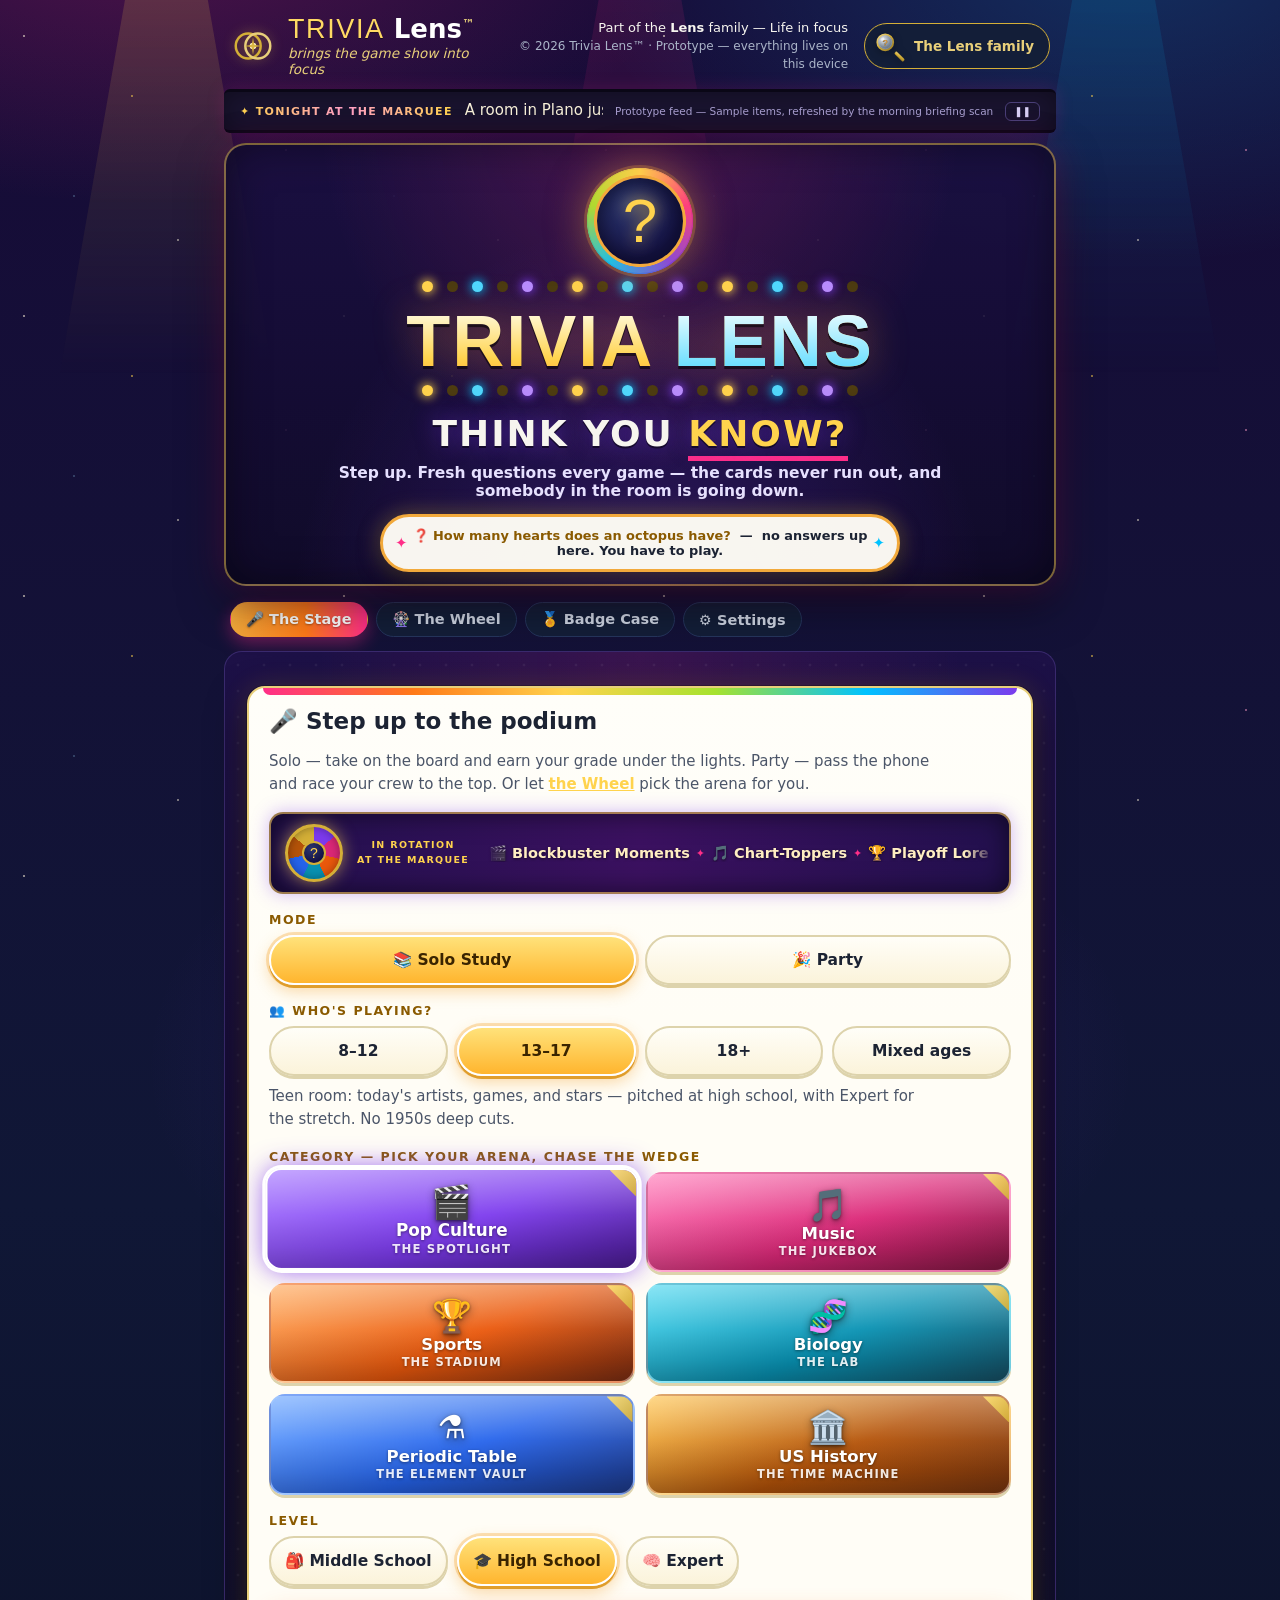
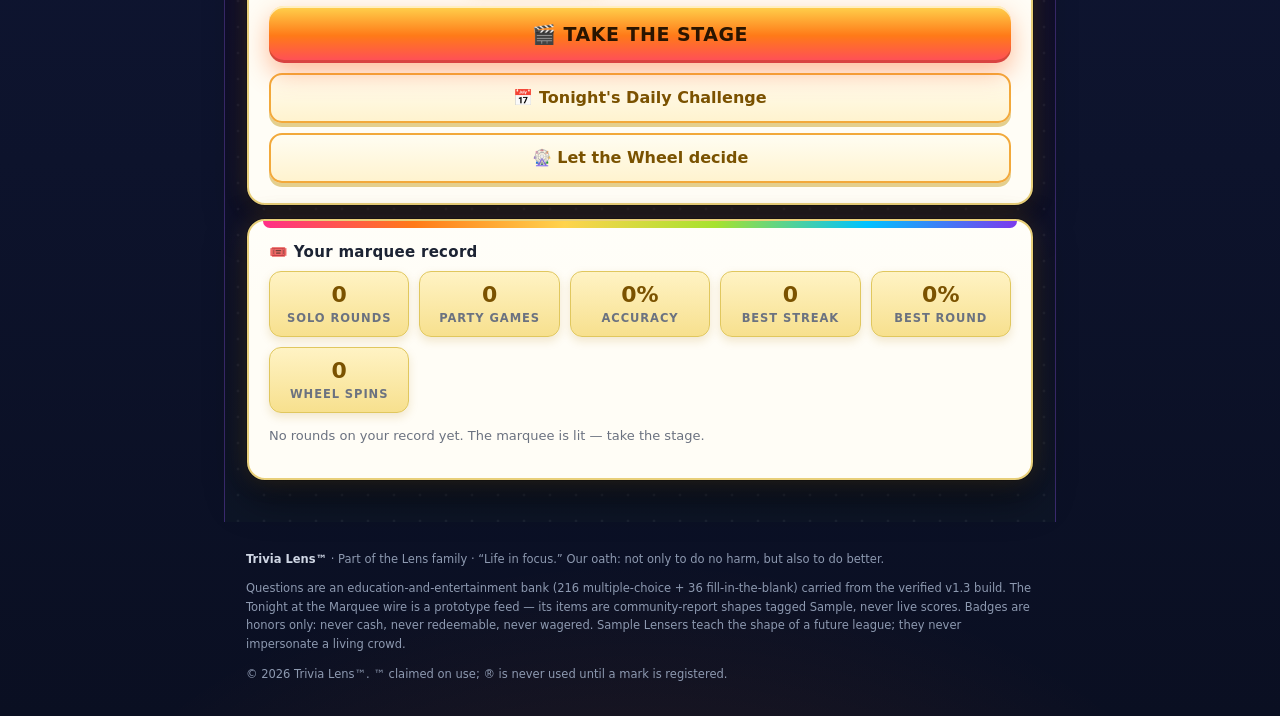
<file: index.html>
<!DOCTYPE html>
<html lang="en">
<head>
<meta charset="UTF-8">
<meta name="viewport" content="width=device-width, initial-scale=1.0">
<title>Trivia Lens™ — brings the game show into focus</title>
<link rel="stylesheet" href="styles.css">
<link rel="manifest" href="/manifest.json">
</head>
<body>
<!-- THE FAMILY GLASS, TRIVIA'S WAY: the brass magnifying glass with a question mark
     glowing at its center — the lens that asks. One symbol everywhere the glass appears. -->
<svg width="0" height="0" style="position:absolute" aria-hidden="true">
  <defs>
    <radialGradient id="glassFill" cx="38%" cy="34%" r="80%">
      <stop offset="0%" stop-color="#ffffff" stop-opacity=".92"/>
      <stop offset="55%" stop-color="#dcebf5" stop-opacity=".55"/>
      <stop offset="100%" stop-color="#b9d2e4" stop-opacity=".35"/>
    </radialGradient>
    <linearGradient id="brassGrad" x1="0" y1="0" x2="1" y2="1">
      <stop offset="0%" stop-color="#f0d98c"/><stop offset="45%" stop-color="#d4af37"/><stop offset="100%" stop-color="#9a7b24"/>
    </linearGradient>
    <radialGradient id="wheelSheen" cx="35%" cy="28%" r="85%">
      <stop offset="0%" stop-color="#ffffff" stop-opacity=".30"/>
      <stop offset="45%" stop-color="#ffffff" stop-opacity=".05"/>
      <stop offset="72%" stop-color="#000000" stop-opacity="0"/>
      <stop offset="100%" stop-color="#000000" stop-opacity=".24"/>
    </radialGradient>
    <symbol id="glassQuiz" viewBox="0 0 120 120">
      <g transform="translate(86 86) rotate(45)"><rect x="-4" y="-6" width="46" height="12" rx="6" fill="url(#brassGrad)" stroke="#8a6d1c" stroke-width="1"/></g>
      <circle cx="46" cy="46" r="30" fill="url(#glassFill)"/>
      <circle cx="46" cy="46" r="30" fill="none" stroke="url(#brassGrad)" stroke-width="6.5"/>
      <circle cx="46" cy="46" r="24.5" fill="none" stroke="rgba(255,255,255,.5)" stroke-width="1.2"/>
      <text x="46" y="60" text-anchor="middle" font-family="Impact, 'Arial Black', sans-serif" font-size="34" fill="#f2a93b" stroke="#0d1526" stroke-width=".6">?</text>
      <ellipse cx="35" cy="34" rx="8" ry="5" fill="rgba(255,255,255,.55)" transform="rotate(-32 35 34)"/>
    </symbol>
  </defs>
</svg>
<canvas id="confetti" aria-hidden="true"></canvas>
<div class="stage-beams" aria-hidden="true"><i class="beam b1"></i><i class="beam b2"></i><i class="beam b3"></i></div>

<div class="app" id="appRoot">
  <header class="topbar">
    <div class="brand">
      <svg class="rings" width="46" height="46" viewBox="0 0 48 48" aria-hidden="true">
        <circle cx="19" cy="24" r="13" fill="none" stroke="#d4af37" stroke-width="2.6"/>
        <circle cx="29" cy="24" r="13" fill="none" stroke="#e8cf7a" stroke-width="2.6"/>
        <circle cx="24" cy="24" r="3.4" fill="#fff3c4"/>
        <path d="M24 15 L25.4 22.6 L33 24 L25.4 25.4 L24 33 L22.6 25.4 L15 24 L22.6 22.6 Z" fill="#d4af37" opacity="0.9"/>
      </svg>
      <div class="brandtext">
        <div class="wordmark marquee-word"><span class="wm-nm">Trivia</span> Lens<sup>™</sup></div>
        <div class="brandsub">brings the game show into focus</div>
      </div>
    </div>
    <div class="topmeta">
      <div class="house-line">Part of the <strong>Lens</strong> family — Life in focus</div>
      <div class="copy-line">© 2026 Trivia Lens™ · Prototype — everything lives on this device</div>
    </div>
    <button class="family-btn" id="familyGlassBtn" aria-expanded="false" title="The magnifying glass is the link to the whole product line">
      <svg class="glass-sm" viewBox="0 0 120 120" aria-hidden="true"><use href="#glassQuiz"/></svg>
      <span>The Lens family</span>
    </button>
  </header>

  <div class="family-panel" id="familyPanel" hidden>
    <p class="family-intro">One family, many lenses — every app its own world, all of them <strong>Life in focus</strong>. The glass that asks the questions is kin to these:</p>
    <div class="family-grid">
      <span class="family-item here"><b class="sig sig-trivia"><span class="sig-nm">Trivia</span> <span class="sig-ln">Lens</span></b><i>you're here — the game that lives in a marquee</i></span>
      <a class="family-item" href="https://tariff-lens.netlify.app" target="_blank" rel="noopener"><b class="sig sig-tariff"><span class="sig-nm">Tariff</span> <span class="sig-ln">Lens</span></b><i>live — any price, split: product, tariff, markup</i></a>
      <a class="family-item" href="https://pharmacy-lens.netlify.app" target="_blank" rel="noopener"><b class="sig sig-pharmacy"><span class="sig-nm">Pharmacy</span> <span class="sig-ln">Lens</span></b><i>live — medications, labels, and prices</i></a>
      <a class="family-item" href="https://trail-lens.netlify.app" target="_blank" rel="noopener"><b class="sig sig-trail"><span class="sig-nm">Trail</span> <span class="sig-ln">Lens</span></b><i>live — trails, walks, and flags planted</i></a>
      <a class="family-item" href="https://holy-lens.netlify.app" target="_blank" rel="noopener"><b class="sig sig-holy"><span class="sig-nm">Holy</span> <span class="sig-ln">Lens</span></b><i>live — scripture for every day</i></a>
      <span class="family-item soon"><b class="sig sig-cuisine"><span class="sig-nm">Cuisine</span> <span class="sig-ln">Lens</span></b><i>full prototype built — your kitchen, in focus</i></span>
      <span class="family-item soon"><b class="sig sig-trainer"><span class="sig-nm">Trainer</span> <span class="sig-ln">Lens</span></b><i>full prototype built — your body, in focus</i></span>
      <span class="family-item soon"><b class="sig sig-vitamin"><span class="sig-nm">Vitamin</span> <span class="sig-ln">Lens</span></b><i>full prototype built — labels, stacks, and what's really in it</i></span>
      <span class="family-item soon"><b class="sig sig-paystub"><span class="sig-nm">Pay Stub / Tax</span> <span class="sig-ln">Lens</span></b><i>full prototype built — pay stubs and W-2s, read plain</i></span>
      <span class="family-item soon"><b class="sig sig-election"><span class="sig-nm">Election</span> <span class="sig-ln">Lens</span></b><i>full prototype built — ballots, dates, and what's on yours</i></span>
      <span class="family-item soon"><b class="sig sig-label"><span class="sig-nm">Label</span> <span class="sig-ln">Lens</span></b><i>full prototype built — the dive-deeper, growing up</i></span>
      <span class="family-item soon"><b class="sig sig-party"><span class="sig-nm">Party</span> <span class="sig-ln">Lens</span></b><i>full prototype built — games for the room you're in</i></span>
      <span class="family-item soon"><b class="sig sig-mirror"><span class="sig-nm">Mirror</span> <span class="sig-ln">Lens</span></b><i>full prototype built — your skin, kept as evidence, not verdicts</i></span>
      <span class="family-item soon"><b class="sig sig-news"><span class="sig-nm">News</span> <span class="sig-ln">Lens</span></b><i>full prototype built — every side, in focus</i></span>
    </div>
  </div>

  <!-- TONIGHT AT THE MARQUEE — the living wire -->
  <div class="wire" id="tickerBar" title="Tonight at the Marquee — the trivia wire">
    <span class="wire-label">✦ TONIGHT AT THE MARQUEE</span>
    <div class="wire-track"><span class="wire-text" id="tickerText"></span></div>
    <span class="wire-tag">Prototype feed — Sample items, refreshed by the morning briefing scan</span>
    <button class="wire-pause" id="tickerPause" title="Pause the wire">❚❚</button>
  </div>

  <!-- THE MARQUEE — title screen -->
  <section class="marquee-hero" id="marqueeHero">
    <div class="lens-mark" aria-hidden="true"><span>?</span></div>
    <div class="bulbs" id="bulbsTop" aria-hidden="true"></div>
    <h1 class="marquee-title">TRIVIA <span>LENS</span></h1>
    <div class="bulbs" id="bulbsBottom" aria-hidden="true"></div>
    <p class="hook">Think you <em>know?</em></p>
    <p class="tagline">Step up. Fresh questions every game — the cards never run out, and somebody in the room is going down.</p>
    <div class="teaser" id="teaser"><small>❓ <span class="tq" id="teaserQ">How many hearts does an octopus have?</span> &nbsp;—&nbsp; no answers up here. You have to play.</small></div>
  </section>

  <nav class="tabs" id="mainTabs">
    <button class="tab active" data-view="stage">🎤 The Stage</button>
    <button class="tab" data-view="wheel">🎡 The Wheel</button>
    <button class="tab" data-view="badges">🏅 Badge Case</button>
    <button class="tab" data-view="settings">⚙️ Settings</button>
  </nav>

  <main class="stage-surface">
    <!-- ============ THE STAGE ============ -->
    <section class="view active" id="view-stage">
      <section id="setup" class="card">
        <div id="challengeBanner" class="banner hidden"></div>
        <h2>🎤 Step up to the podium</h2>
        <p class="sub">Solo — take on the board and earn your grade under the lights. Party — pass the phone and race your crew to the top. Or let <button class="linklike" data-goto="wheel">the Wheel</button> pick the arena for you.</p>
        <!-- RESTYLE 2026-10-27: the hype strip — a mini prize wheel that never stops
             spinning beside a ribbon of topics flowing through the marquee. Topics are
             FLUID here: they stream, spin, and rotate in — nothing on this stage sits fixed. -->
        <div class="hype-strip" aria-hidden="true">
          <div class="mini-wheel"><span class="mini-hub">?</span></div>
          <div class="topic-flow">
            <div class="topic-lab">In rotation<br>at the marquee</div>
            <div class="topic-window">
            <div class="topic-track">
              <span>🎬 Blockbuster Moments</span><i>✦</i><span>🎵 Chart-Toppers</span><i>✦</i><span>🏆 Playoff Lore</span><i>✦</i><span>🧬 The Human Body</span><i>✦</i><span>⚗️ Element Mysteries</span><i>✦</i><span>🏛️ Founding Moments</span><i>✦</i><span>🌊 Ocean Life</span><i>✦</i><span>🚀 Space Firsts</span><i>✦</i><span>🍿 Movie Quotes</span><i>✦</i><span>💡 Wild Inventions</span><i>✦</i><span>🗺️ World Landmarks</span><i>✦</i><span>🎮 Game Legends</span><i>✦</i>
              <span>🎬 Blockbuster Moments</span><i>✦</i><span>🎵 Chart-Toppers</span><i>✦</i><span>🏆 Playoff Lore</span><i>✦</i><span>🧬 The Human Body</span><i>✦</i><span>⚗️ Element Mysteries</span><i>✦</i><span>🏛️ Founding Moments</span><i>✦</i><span>🌊 Ocean Life</span><i>✦</i><span>🚀 Space Firsts</span><i>✦</i><span>🍿 Movie Quotes</span><i>✦</i><span>💡 Wild Inventions</span><i>✦</i><span>🗺️ World Landmarks</span><i>✦</i><span>🎮 Game Legends</span><i>✦</i>
            </div>
            </div>
          </div>
        </div>
        <div class="lbl">Mode</div>
        <div class="seg" id="modeSeg">
          <button data-mode="solo" class="on">📚 Solo Study</button>
          <button data-mode="party">🎉 Party</button>
        </div>
        <div id="partyOpts" class="hidden">
          <div class="lbl">Players (2–4)</div>
          <div class="players" id="playerInputs">
            <input id="p1" value="Player 1" maxlength="16" aria-label="Player 1 name">
            <input id="p2" value="Player 2" maxlength="16" aria-label="Player 2 name">
            <input id="p3" value="Player 3" maxlength="16" class="hidden" aria-label="Player 3 name">
            <input id="p4" value="Player 4" maxlength="16" class="hidden" aria-label="Player 4 name">
          </div>
          <div class="seg" id="countSeg">
            <button data-n="2" class="on">2 players</button>
            <button data-n="3">3</button>
            <button data-n="4">4</button>
          </div>
          <div class="lbl">Race to</div>
          <div class="seg" id="targetSeg">
            <button data-t="30">30 pts</button>
            <button data-t="50" class="on">50 pts</button>
            <button data-t="100">100 pts</button>
          </div>
        </div>
        <div class="lbl">👥 Who's playing?</div>
        <div class="seg" id="ageSeg">
          <button data-age="kids">8–12</button>
          <button data-age="teen" class="on">13–17</button>
          <button data-age="adult">18+</button>
          <button data-age="mixed">Mixed ages</button>
        </div>
        <p class="sub" id="ageNote" style="margin-top:9px;">Teen room: today's artists, games, and stars — pitched at high school, with Expert for the stretch. No 1950s deep cuts.</p>
        <div class="lbl">Category — pick your arena, chase the wedge</div>
        <div class="chips" id="catChips"></div>
        <div class="lbl">Level</div>
        <div class="chips" id="lvlChips">
          <button class="chip" data-lvl="Middle School">🎒 Middle School</button>
          <button class="chip on" data-lvl="High School">🎓 High School</button>
          <button class="chip" data-lvl="Expert">🧠 Expert</button>
        </div>
        <button class="bigbtn" id="startBtn">🎬 Take the Stage</button>
        <button class="ghostbtn" id="dailyBtn">📅 Tonight's Daily Challenge</button>
        <button class="ghostbtn" id="wheelBtnSetup">🎡 Let the Wheel decide</button>
      </section>

      <section id="game" class="card hidden">
        <div class="meta"><span id="gMeta"></span><span id="gScore"></span></div>
        <div class="timerbar"><i id="gTimer"></i></div>
        <div class="bar"><i id="gBar"></i></div>
        <div id="turnLine" class="turn"></div>
        <div id="streakLine" class="streak"></div>
        <div class="qtype" id="gType"></div>
        <div class="q" id="gQ"></div>
        <div class="answers" id="gAns"></div>
        <div class="lifelines" id="lifeRow">
          <button id="life5050">✂️ 50 : 50</button>
          <button id="lifeSkip">⏭️ Skip</button>
        </div>
        <div id="gWhy" class="why hidden"></div>
        <button class="bigbtn hidden" id="nextBtn">Next</button>
        <div class="scoreboard" id="board"></div>
      </section>

      <section id="results" class="card hidden">
        <div id="resBody"></div>
        <button class="bigbtn" id="againBtn">Play Again</button>
        <button class="ghostbtn hidden" id="challengeBtn">⚔️ Challenge a Friend</button>
        <button class="ghostbtn" id="shareBtn">📋 Copy My Result</button>
        <button class="bigbtn alt" id="newBtn">New Setup</button>
      </section>

      <section class="card record-card">
        <h3 class="card-h">🎟️ Your marquee record</h3>
        <div class="record-grid" id="recordGrid"></div>
        <div id="historyList"></div>
      </section>
    </section>

    <!-- ============ THE WHEEL ============ -->
    <section class="view" id="view-wheel">
      <div class="viewhead">
        <h2 class="stage-h">The Wheel picks the arena.</h2>
        <p class="sub">Built for the room: one spin, and whatever arena the pointer lands on deals the next round — at the level set on the Stage. The gold wedge is <strong>House Choice</strong>: the room votes, then plays. Solo players can spin too — let fate decide.</p>
      </div>
      <div class="card wheel-card">
        <div class="wheel-stage">
          <div class="wheel-pointer" aria-hidden="true">▼</div>
          <svg id="wheelSvg" viewBox="0 0 320 320" role="img" aria-label="Category wheel with six arenas plus House Choice"></svg>
          <div class="wheel-hub" aria-hidden="true">?</div>
        </div>
        <div class="wheel-result" id="wheelResult" aria-live="polite">The wheel is waiting. Give it a spin.</div>
        <div class="house-picker hidden" id="housePicker">
          <p class="sub">⭐ <strong>House Choice!</strong> The room votes — tap the arena you play:</p>
          <div class="chips" id="houseChips"></div>
        </div>
        <button class="bigbtn" id="spinBtn">🎡 SPIN</button>
        <button class="bigbtn hidden" id="playWheelBtn">▶ Play this arena</button>
        <p class="hint">Spins so far: <b id="wheelSpinCount">0</b> · Wheel rounds played: <b id="wheelRoundCount">0</b>. The wheel changes <em>how</em> the category is chosen — never the banks, the scoring, or the no-repeat rule.</p>
        <div id="wheelHistory"></div>
      </div>
    </section>

    <!-- ============ BADGES ============ -->
    <section class="view" id="view-badges">
      <div class="viewhead">
        <h2 class="stage-h">The Badge Case</h2>
        <p class="sub">Honors you earn under the lights — never bought, never random. Each one certifies a round you actually played, counted from your own on-device record.</p>
      </div>
      <div class="badgegrid" id="badgeGrid"></div>
      <div class="card lensers-card" id="lensersCard">
        <h3 class="card-h">Lensers leagues — <span class="later-tag">Later</span></h3>
        <div id="lensersBody"></div>
      </div>
    </section>

    <!-- ============ SETTINGS ============ -->
    <section class="view" id="view-settings">
      <div class="viewhead">
        <h2 class="stage-h">Settings</h2>
        <p class="sub">Trivia Lens remembers your setup on this device, so the marquee is lit the way you left it.</p>
      </div>
      <div class="card settings-card">
        <label>Your stage name <span class="set-note">used on challenge links and your record</span>
          <input type="text" id="setName" maxlength="24" placeholder="e.g. Scott"></label>
        <div class="lbl">Default level <span class="set-note">the level the Stage opens on</span></div>
        <div class="seg" id="setLvlSeg">
          <button data-lvl="Middle School">🎒 Middle School</button>
          <button data-lvl="High School" class="on">🎓 High School</button>
          <button data-lvl="Expert">🧠 Expert</button>
        </div>
        <label class="toggle-row">Wheel tick sounds
          <span class="set-note">a soft tick as each wedge passes the pointer — your browser may keep it quiet until you tap</span>
          <input type="checkbox" id="setSound"></label>
        <label class="toggle-row">Lensers presence (opt-in)
          <span class="set-note">Off by default, always. Turning it on only previews the league shape in the Badge Case — in this prototype every other Lenser shown is tagged Sample, and nothing leaves this device.</span>
          <input type="checkbox" id="setLensers"></label>
      </div>
      <div class="card settings-card">
        <h3 class="card-h">Your data</h3>
        <p class="hint">Everything — settings, records, badges, history — lives in this browser on this device (localStorage). No account, no upload.</p>
        <div class="row-actions">
          <button class="btn" id="btnExport">Export my record (JSON)</button>
          <button class="btn btn-danger-ghost" id="btnClear">Clear my trivia data</button>
        </div>
        <pre class="export-box" id="exportBox" hidden></pre>
      </div>
    </section>
  </main>

  <footer class="fineprint">
    <p><strong>Trivia Lens™</strong> · Part of the Lens family · “Life in focus.” Our oath: not only to do no harm, but also to do better.</p>
    <p>Questions are an education-and-entertainment bank (216 multiple-choice + 36 fill-in-the-blank) carried from the verified v1.3 build. The Tonight at the Marquee wire is a prototype feed — its items are community-report shapes tagged Sample, never live scores. Badges are honors only: never cash, never redeemable, never wagered. Sample Lensers teach the shape of a future league; they never impersonate a living crowd.</p>
    <p>© 2026 Trivia Lens™. ™ claimed on use; ® is never used until a mark is registered.</p>
  </footer>
</div>
<div class="toast" id="toast" hidden></div>
<script src="data.js"></script>
<script src="app.js"></script>
</body>
</html>
</file>
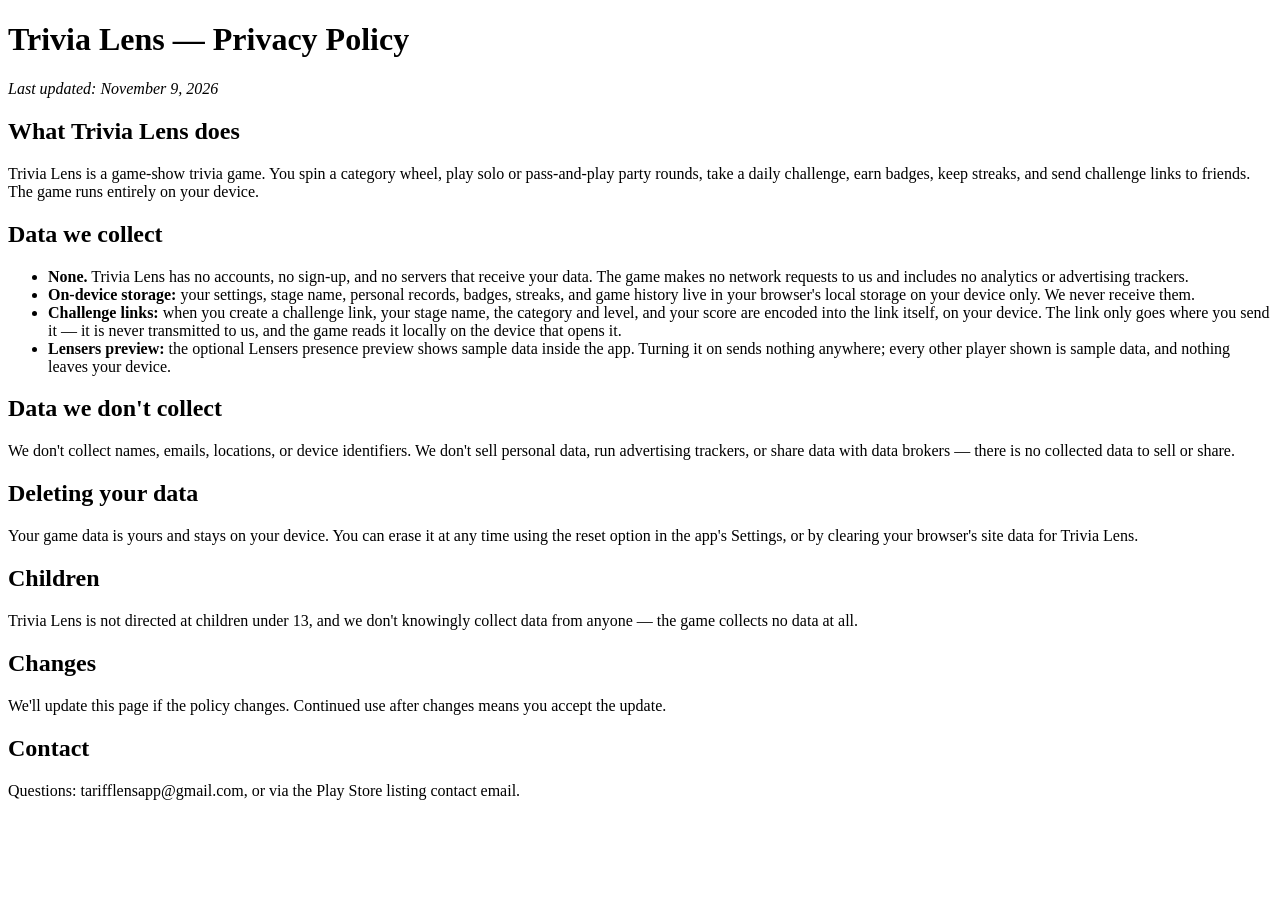
<file: privacy-policy.html>
<!DOCTYPE html>
<html lang="en">
<head>
<meta charset="UTF-8">
<meta name="viewport" content="width=device-width, initial-scale=1.0">
<title>Trivia Lens — Privacy Policy</title>
</head>
<body>
<h1>Trivia Lens — Privacy Policy</h1>
<p><em>Last updated: November 9, 2026</em></p>

<h2>What Trivia Lens does</h2>
<p>Trivia Lens is a game-show trivia game. You spin a category wheel, play solo or pass-and-play party rounds, take a daily challenge, earn badges, keep streaks, and send challenge links to friends. The game runs entirely on your device.</p>

<h2>Data we collect</h2>
<ul>
<li><strong>None.</strong> Trivia Lens has no accounts, no sign-up, and no servers that receive your data. The game makes no network requests to us and includes no analytics or advertising trackers.</li>
<li><strong>On-device storage:</strong> your settings, stage name, personal records, badges, streaks, and game history live in your browser's local storage on your device only. We never receive them.</li>
<li><strong>Challenge links:</strong> when you create a challenge link, your stage name, the category and level, and your score are encoded into the link itself, on your device. The link only goes where you send it — it is never transmitted to us, and the game reads it locally on the device that opens it.</li>
<li><strong>Lensers preview:</strong> the optional Lensers presence preview shows sample data inside the app. Turning it on sends nothing anywhere; every other player shown is sample data, and nothing leaves your device.</li>
</ul>

<h2>Data we don't collect</h2>
<p>We don't collect names, emails, locations, or device identifiers. We don't sell personal data, run advertising trackers, or share data with data brokers — there is no collected data to sell or share.</p>

<h2>Deleting your data</h2>
<p>Your game data is yours and stays on your device. You can erase it at any time using the reset option in the app's Settings, or by clearing your browser's site data for Trivia Lens.</p>

<h2>Children</h2>
<p>Trivia Lens is not directed at children under 13, and we don't knowingly collect data from anyone — the game collects no data at all.</p>

<h2>Changes</h2>
<p>We'll update this page if the policy changes. Continued use after changes means you accept the update.</p>

<h2>Contact</h2>
<p>Questions: tarifflensapp@gmail.com, or via the Play Store listing contact email.</p>
</body>
</html>
</file>
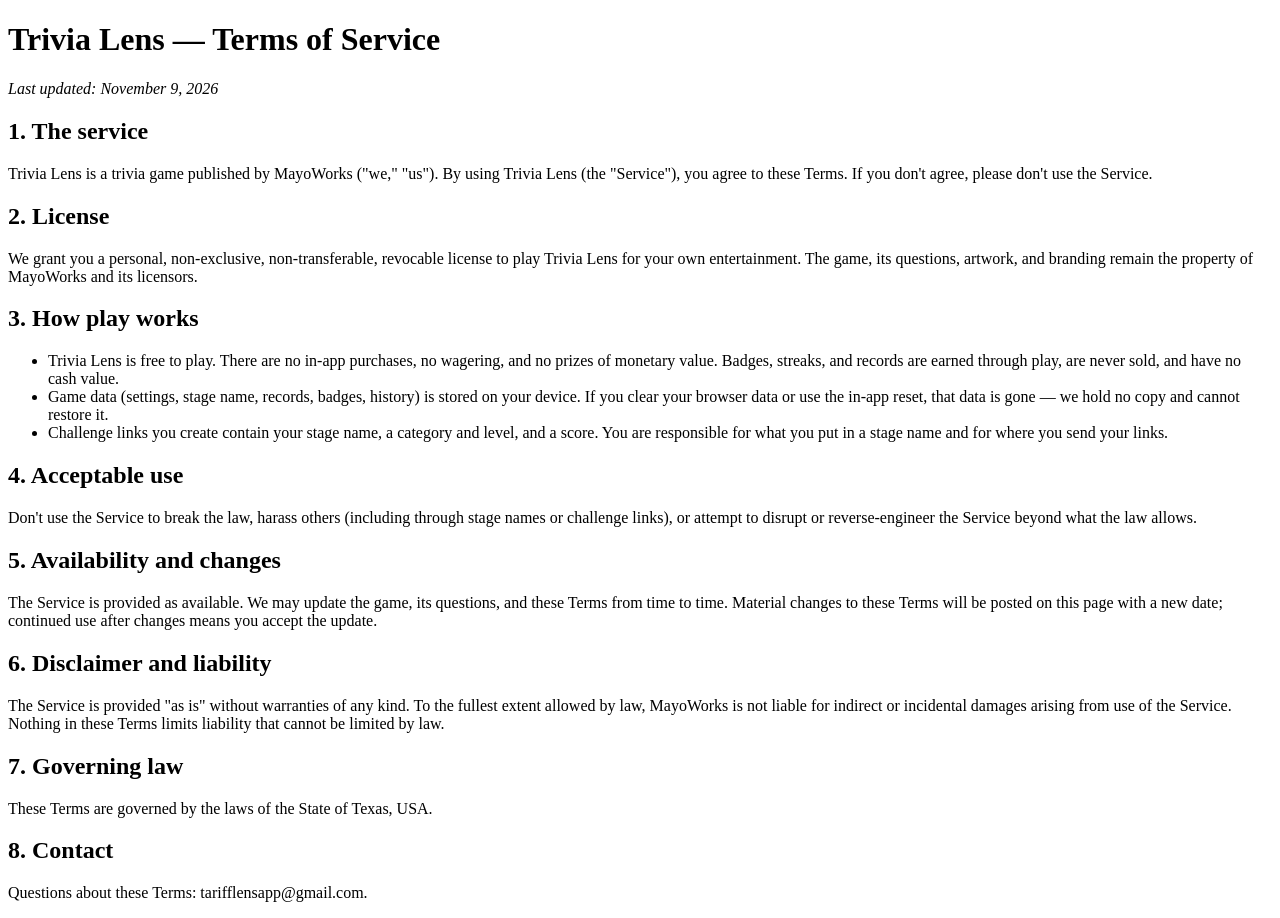
<file: terms-of-service.html>
<!DOCTYPE html>
<html lang="en">
<head>
<meta charset="UTF-8">
<meta name="viewport" content="width=device-width, initial-scale=1.0">
<title>Trivia Lens — Terms of Service</title>
</head>
<body>
<h1>Trivia Lens — Terms of Service</h1>
<p><em>Last updated: November 9, 2026</em></p>

<h2>1. The service</h2>
<p>Trivia Lens is a trivia game published by MayoWorks ("we," "us"). By using Trivia Lens (the "Service"), you agree to these Terms. If you don't agree, please don't use the Service.</p>

<h2>2. License</h2>
<p>We grant you a personal, non-exclusive, non-transferable, revocable license to play Trivia Lens for your own entertainment. The game, its questions, artwork, and branding remain the property of MayoWorks and its licensors.</p>

<h2>3. How play works</h2>
<ul>
<li>Trivia Lens is free to play. There are no in-app purchases, no wagering, and no prizes of monetary value. Badges, streaks, and records are earned through play, are never sold, and have no cash value.</li>
<li>Game data (settings, stage name, records, badges, history) is stored on your device. If you clear your browser data or use the in-app reset, that data is gone — we hold no copy and cannot restore it.</li>
<li>Challenge links you create contain your stage name, a category and level, and a score. You are responsible for what you put in a stage name and for where you send your links.</li>
</ul>

<h2>4. Acceptable use</h2>
<p>Don't use the Service to break the law, harass others (including through stage names or challenge links), or attempt to disrupt or reverse-engineer the Service beyond what the law allows.</p>

<h2>5. Availability and changes</h2>
<p>The Service is provided as available. We may update the game, its questions, and these Terms from time to time. Material changes to these Terms will be posted on this page with a new date; continued use after changes means you accept the update.</p>

<h2>6. Disclaimer and liability</h2>
<p>The Service is provided "as is" without warranties of any kind. To the fullest extent allowed by law, MayoWorks is not liable for indirect or incidental damages arising from use of the Service. Nothing in these Terms limits liability that cannot be limited by law.</p>

<h2>7. Governing law</h2>
<p>These Terms are governed by the laws of the State of Texas, USA.</p>

<h2>8. Contact</h2>
<p>Questions about these Terms: tarifflensapp@gmail.com.</p>
</body>
</html>
</file>
<file: styles.css>
/* Trivia Lens™ — prototype styles.
   House frame: Lens family navy #0d1526 / gold #d4af37 (topbar, family panel, footer stay family).
   RESTYLE 2026-10-27 — THE JACKPOT LAYER: inside that frame, Trivia is the LOUD one.
   Casino / game-show memorability mechanics, borrowed on purpose (see restyle note):
   saturated jewel gradients on a deep-violet stage glow, multicolor marquee chase bulbs,
   glossy candy buttons with shine sweeps, sparkle/star field, wedge-token category cards
   in full arena color, a perpetually spinning mini prize wheel + flowing topic ribbon
   (topics are fluid — they stream and spin in, never fixed), the big board tinted neon
   by the current arena, and celebration sparkle on every correct answer. */
:root{
  --navy:#0d1526; --navy2:#131e38; --navy-deep:#151346; --gold:#d4af37; --gold-soft:#e8cf7a;
  --gold-hot:#ffd34d; --gold-stage:#f2a93b; --paper:#f7f5ef; --ink:#1c2333; --mut:#5a6478;
  --card:#fffdf6; --green:#22c55e; --red:#ef4444;
  --pink:#ff2e88; --tanger:#ff7a18; --lime:#a6e22e; --cyan:#00c2ff; --violet:#7c3aed; --magenta:#e0218a;
  --c-pop:#7c3aed; --c-music:#db2777; --c-sports:#ea580c; --c-bio:#0891b2; --c-elem:#2563eb; --c-hist:#b45309;
  --sans:'Segoe UI',system-ui,-apple-system,'Helvetica Neue',Arial,sans-serif;
  --show:Impact,'Arial Black','Helvetica Neue',Arial,sans-serif;
}
*{box-sizing:border-box}
html,body{margin:0;padding:0}
body{color:var(--ink);font-family:var(--sans);-webkit-font-smoothing:antialiased;overflow-x:hidden;
  background:
    radial-gradient(900px 480px at 12% -4%, rgba(219,39,119,.30), transparent 62%),
    radial-gradient(880px 500px at 88% -2%, rgba(0,194,255,.20), transparent 62%),
    radial-gradient(760px 480px at 50% 46%, rgba(124,58,237,.20), transparent 65%),
    radial-gradient(1050px 720px at 50% 112%, rgba(255,122,24,.14), transparent 60%),
    linear-gradient(180deg,#170b38 0%,#101736 52%,#0a0f22 100%);
  background-color:#0d1526}
/* the sparkle field — a slow-twinkle star layer behind everything */
body::after{content:"";position:fixed;inset:0;z-index:0;pointer-events:none;opacity:.55;
  background-image:
    radial-gradient(2px 2px at 24px 36px, rgba(255,246,218,.95) 50%, transparent 51%),
    radial-gradient(1.6px 1.6px at 132px 96px, rgba(255,211,77,.9) 50%, transparent 51%),
    radial-gradient(1.3px 1.3px at 218px 44px, rgba(255,255,255,.75) 50%, transparent 51%),
    radial-gradient(2.2px 2.2px at 286px 150px, rgba(255,158,199,.85) 50%, transparent 51%),
    radial-gradient(1.4px 1.4px at 74px 196px, rgba(160,225,255,.85) 50%, transparent 51%),
    radial-gradient(1.8px 1.8px at 178px 240px, rgba(255,246,218,.8) 50%, transparent 51%);
  background-size:320px 280px;
  animation:twinkle 3.4s ease-in-out infinite alternate}
@keyframes twinkle{from{opacity:.28}to{opacity:.62}}
.app{max-width:860px;margin:0 auto;min-height:100vh;display:flex;flex-direction:column;position:relative;z-index:1}
button{font-family:var(--sans);cursor:pointer}
input,select{font-family:var(--sans);font-size:15px;padding:8px 10px;border:1px solid #c9c2ae;border-radius:8px;background:#fff;color:var(--ink)}
.hidden{display:none !important}
.sampletag{display:inline-block;background:var(--gold);color:var(--navy);font-size:10px;font-weight:700;letter-spacing:.06em;padding:1px 6px;border-radius:99px;vertical-align:middle;text-transform:uppercase}

/* sweeping spotlights — hotter, more colorful */
.stage-beams{position:fixed;inset:0;pointer-events:none;z-index:0;overflow:hidden}
.stage-beams .beam{position:absolute;top:-12vh;width:22vw;min-width:150px;height:75vh;
  background:linear-gradient(to bottom,rgba(255,211,77,.20),rgba(255,211,77,0) 72%);
  clip-path:polygon(42% 0,58% 0,100% 100%,0 100%);filter:blur(2px);transform-origin:50% 0}
.stage-beams .b1{left:2%;animation:sweep1 11s ease-in-out infinite alternate}
.stage-beams .b2{left:39%;background:linear-gradient(to bottom,rgba(255,46,136,.15),rgba(255,46,136,0) 72%);animation:sweep2 14s ease-in-out infinite alternate}
.stage-beams .b3{right:2%;background:linear-gradient(to bottom,rgba(0,194,255,.15),rgba(0,194,255,0) 72%);animation:sweep1 12s ease-in-out infinite alternate-reverse}
@keyframes sweep1{from{transform:rotate(-13deg)}to{transform:rotate(13deg)}}
@keyframes sweep2{from{transform:rotate(10deg)}to{transform:rotate(-10deg)}}

/* ---------- top bar (house) ---------- */
.topbar{display:flex;justify-content:space-between;align-items:center;gap:16px;padding:14px 20px 10px;color:var(--paper)}
.brand{display:flex;align-items:center;gap:12px}
.rings{flex:none;filter:drop-shadow(0 0 6px rgba(212,175,55,.45))}
.wordmark{font-size:26px;font-weight:800;color:#fff}
.wordmark sup{font-size:12px;color:var(--gold-soft)}
.marquee-word .wm-nm{font-family:var(--show);font-weight:400;text-transform:uppercase;letter-spacing:.06em;color:#ffd964;text-shadow:0 1px 0 rgba(0,0,0,.5);font-size:27px}
.brandsub{font-size:13.5px;color:var(--gold-soft);font-style:italic}
.topmeta{text-align:right;font-size:12px;color:#aab4c8;line-height:1.5}
.topmeta .house-line{color:var(--paper);font-size:13px}
.glass-sm{width:32px;height:32px;flex:none;filter:drop-shadow(0 2px 4px rgba(0,0,0,.4))}
.family-btn{display:flex;align-items:center;gap:9px;background:var(--navy2);border:1.5px solid var(--gold);color:var(--gold-soft);border-radius:99px;padding:6px 15px 6px 8px;font-size:13.5px;font-weight:700;flex:none}
.family-btn:hover{background:#1b2a4a;color:#fff}
.family-panel{margin:10px 14px 0;background:var(--navy2);border:1px solid #2c3d68;border-radius:12px;padding:14px 18px;color:#cfd6e4}
.family-panel[hidden]{display:none}
.family-intro{margin:0 0 10px;font-size:13.5px;line-height:1.5}
.family-intro strong{color:var(--gold-soft)}
.family-grid{display:flex;flex-wrap:wrap;gap:8px}
.family-item{display:flex;flex-direction:column;gap:1px;background:#0d1526;border:1px solid #26355c;border-radius:10px;padding:8px 12px;color:#cfd6e4;text-decoration:none;min-width:150px}
.family-item b{color:#fff;font-size:14px}
.family-item i{font-style:normal;font-size:11.5px;color:#93a1ba}
a.family-item:hover{border-color:var(--gold)}
.family-item.here{border-color:var(--gold);background:#16233f}
.family-item.soon{opacity:.8;border-style:dashed}
.sig{display:inline-block;line-height:1.2;white-space:nowrap}
.sig .sig-ln{color:var(--gold-soft);font-size:.8em;font-weight:700;letter-spacing:.04em}
.sig-cuisine .sig-nm{font-family:'Segoe Print','Bradley Hand',cursive;font-size:19px;font-weight:400;color:#fff}
.sig-tariff{font-family:'Arial Narrow',Arial,sans-serif;font-weight:800;text-transform:uppercase;letter-spacing:.15em;font-size:13.5px;color:#f6efdb}
.sig-pharmacy{font-family:'Arial Rounded MT Bold',Verdana,sans-serif;font-weight:700;font-size:14.5px;color:#a9e2d3}
.sig-trail{font-family:Georgia,serif;font-weight:700;text-transform:uppercase;letter-spacing:.13em;font-size:13px;color:#e2a75e}
.sig-holy{font-family:'Palatino Linotype',Georgia,serif;font-variant:small-caps;font-weight:600;letter-spacing:.06em;font-size:16.5px;color:#f1e6c4}
.sig-label{font-family:'Helvetica Neue',Arial,sans-serif;text-transform:uppercase;letter-spacing:.17em;font-weight:700;font-size:12.5px;color:#e9e5d6}
.sig-trainer{font-family:'Arial Black',Arial,sans-serif;font-style:italic;font-weight:900;text-transform:uppercase;font-size:13px;color:#f4f4ec}
.sig-vitamin{font-family:'Helvetica Neue',Arial,sans-serif;font-weight:700;letter-spacing:.05em;font-size:14px;color:#f2f0e4;border-top:2.5px solid #e8e4d2;padding-top:3px}
.sig-paystub{font-family:'Courier New',monospace;font-weight:700;text-transform:uppercase;letter-spacing:.09em;font-size:12.5px;color:#cfe0b8}
.sig-election{font-family:'Franklin Gothic Medium','Arial Narrow',Arial,sans-serif;font-weight:600;text-transform:uppercase;letter-spacing:.1em;font-size:13.5px;color:#ece7da}
.sig-trivia{font-family:var(--show);font-weight:400;text-transform:uppercase;letter-spacing:.06em;font-size:15px;color:#ffd964;text-shadow:0 1px 0 rgba(0,0,0,.5)}
.sig-trivia .sig-ln{font-size:.85em}
.sig-party{font-family:'Trebuchet MS',Verdana,sans-serif;font-weight:700;letter-spacing:.03em;font-size:14.5px;color:#ffb59d}
.sig-mirror{font-family:Didot,'Bodoni MT',Georgia,serif;font-weight:500;letter-spacing:.09em;font-size:15.5px;color:#f3e9e4}
.sig-news{font-family:Georgia,serif;font-weight:800;letter-spacing:.015em;font-size:15px;color:#f5f2ea}

/* ---------- wire ticker ---------- */
.wire{display:flex;align-items:center;gap:12px;background:#1a1430;border-top:3px solid #0a0716;border-bottom:3px solid #0a0716;color:#f4ecd2;padding:8px 16px;margin:2px 14px 0;border-radius:6px;box-shadow:inset 0 0 24px rgba(0,0,0,.4),0 0 18px rgba(224,33,138,.18)}
.wire-label{font-size:11px;font-weight:700;letter-spacing:.12em;white-space:nowrap;
  background:linear-gradient(90deg,var(--gold-hot),#ff9ec7,var(--gold-hot));-webkit-background-clip:text;background-clip:text;color:transparent}
.wire-track{flex:1;overflow:hidden;min-height:22px}
.wire-text{font-size:15px;color:#f7f0d8;white-space:nowrap;display:inline-block;transition:opacity .45s ease}
.wire-text b{color:var(--gold-hot)}
.wire-tag{font-size:10.5px;color:#a99fd0;white-space:nowrap}
.wire-pause{background:transparent;border:1px solid #4a3f78;color:#d8cff5;border-radius:6px;font-size:10px;padding:3px 8px}

/* ---------- the marquee ---------- */
.marquee-hero{text-align:center;padding:22px 16px 10px;color:var(--paper);position:relative;margin:10px 14px 0;border-radius:22px;
  background:radial-gradient(ellipse at 50% -10%,rgba(255,46,136,.22),transparent 55%),radial-gradient(ellipse at 50% 115%,rgba(124,58,237,.28),transparent 60%),linear-gradient(180deg,rgba(27,16,66,.88),rgba(16,10,40,.88));
  border:2px solid rgba(255,211,77,.45);
  box-shadow:0 0 34px rgba(224,33,138,.22),0 18px 44px rgba(0,0,0,.5),inset 0 0 44px rgba(0,0,0,.45)}
.lens-mark{width:104px;height:104px;margin:2px auto 6px;border-radius:50%;border:9px solid var(--gold-stage);
  background:radial-gradient(circle at 35% 30%,#2a3570,var(--navy-deep) 68%);
  display:flex;align-items:center;justify-content:center;position:relative;isolation:isolate;
  box-shadow:0 0 0 4px rgba(242,169,59,.25),0 0 40px rgba(242,169,59,.5),inset 0 0 24px rgba(0,0,0,.55);
  animation:markPulse 2.6s ease-in-out infinite}
/* a rainbow casino ring slowly circling the family glass */
.lens-mark::after{content:"";position:absolute;inset:-17px;border-radius:50%;z-index:-1;
  background:conic-gradient(from 0deg,#ffd34d,#ff2e88,#7c3aed,#00c2ff,#a6e22e,#ffd34d);
  -webkit-mask:radial-gradient(closest-side,transparent 76%,#000 77%,#000 88%,transparent 89%);
          mask:radial-gradient(closest-side,transparent 76%,#000 77%,#000 88%,transparent 89%);
  opacity:.85;animation:ringSpin 16s linear infinite}
@keyframes ringSpin{to{transform:rotate(360deg)}}
.lens-mark span{font-family:var(--show);font-size:62px;line-height:1;color:var(--gold-hot);text-shadow:0 0 16px rgba(255,211,77,.85)}
@keyframes markPulse{0%,100%{box-shadow:0 0 0 4px rgba(242,169,59,.22),0 0 30px rgba(242,169,59,.4),inset 0 0 24px rgba(0,0,0,.55)}50%{box-shadow:0 0 0 6px rgba(242,169,59,.32),0 0 56px rgba(242,169,59,.7),inset 0 0 24px rgba(0,0,0,.55)}}
.bulbs{display:flex;justify-content:center;gap:14px;height:16px;margin:8px auto;max-width:520px}
.bulbs i{width:11px;height:11px;border-radius:50%;background:#4a3a10;flex:none;transition:background .1s,box-shadow .1s}
/* multicolor chase — every sixth bulb takes a different jewel color */
.bulbs i.on{background:var(--gold-hot);box-shadow:0 0 10px 2px rgba(255,211,77,.75)}
.bulbs i:nth-child(6n+2).on{background:#ff5ea8;box-shadow:0 0 10px 2px rgba(255,46,136,.7)}
.bulbs i:nth-child(6n+3).on{background:#4dd8ff;box-shadow:0 0 10px 2px rgba(0,194,255,.7)}
.bulbs i:nth-child(6n+4).on{background:#b8f34d;box-shadow:0 0 10px 2px rgba(166,226,46,.65)}
.bulbs i:nth-child(6n+5).on{background:#b78bff;box-shadow:0 0 10px 2px rgba(124,58,237,.75)}
.bulbs i:nth-child(6n).on{background:#ffa14d;box-shadow:0 0 10px 2px rgba(255,122,24,.7)}
.marquee-title{font-family:var(--show);font-size:clamp(46px,10.5vw,72px);letter-spacing:2px;text-transform:uppercase;line-height:1;margin:4px 0;
  background:linear-gradient(180deg,#fff8d6 5%,#ffd34d 34%,#ff7a18 68%,#ff2e88 105%);
  background-size:100% 220%;-webkit-background-clip:text;background-clip:text;color:transparent;
  filter:drop-shadow(0 3px 0 rgba(0,0,0,.55)) drop-shadow(0 0 20px rgba(255,150,50,.4));
  animation:titleShimmer 5.5s ease-in-out infinite alternate}
@keyframes titleShimmer{from{background-position:50% 0%}to{background-position:50% 62%}}
.marquee-title span{background:linear-gradient(180deg,#eafcff 5%,#4dd8ff 45%,#2563eb 105%);background-size:100% 220%;-webkit-background-clip:text;background-clip:text;color:transparent}
.hook{margin:12px 0 0;font-size:clamp(25px,5.8vw,36px);font-weight:900;letter-spacing:2px;color:var(--paper);text-transform:uppercase;text-shadow:0 2px 0 rgba(0,0,0,.5),0 0 22px rgba(124,58,237,.5)}
.hook em{font-style:normal;color:var(--gold-hot);border-bottom:5px solid var(--pink);padding-bottom:2px}
.tagline{color:#e6e0ff;font-size:15.5px;margin:10px auto 0;font-weight:600;max-width:56ch}
.teaser{margin:14px auto 2px;max-width:520px;background:rgba(255,253,246,.97);color:var(--ink);border:3px solid var(--gold-stage);border-radius:999px;padding:11px 18px;font-size:15.5px;font-weight:800;box-shadow:0 8px 24px rgba(0,0,0,.4),0 0 22px rgba(255,211,77,.35);transition:opacity .35s;min-height:48px;display:flex;align-items:center;justify-content:center;text-align:center;position:relative}
.teaser::before,.teaser::after{content:"✦";position:absolute;color:var(--pink);font-size:15px;animation:sparkPulse 1.6s ease-in-out infinite alternate}
.teaser::before{left:12px}.teaser::after{right:12px;color:var(--cyan);animation-delay:.8s}
@keyframes sparkPulse{from{opacity:.35;transform:scale(.8) rotate(0deg)}to{opacity:1;transform:scale(1.2) rotate(24deg)}}
.teaser.fade{opacity:.15}
.teaser .tq{color:#8a5a00}

/* ---------- tabs ---------- */
.tabs{display:flex;flex-wrap:wrap;gap:8px;padding:16px 20px 0}
.tab{background:var(--navy2);color:#cfd6e4;border:1px solid #26355c;border-radius:99px;padding:8px 15px;font-size:14.5px;font-weight:600}
.tab:hover{border-color:var(--gold)}
.tab.active{background:linear-gradient(90deg,var(--gold-stage),var(--tanger) 55%,var(--pink));color:#fff;border-color:transparent;font-weight:800;box-shadow:0 6px 18px rgba(255,46,136,.4);text-shadow:0 1px 2px rgba(0,0,0,.35)}

/* ---------- stage surface & cards ---------- */
.stage-surface{flex:1;margin:14px 14px 0;border-radius:18px 18px 0 0;padding:20px 22px 28px;
  background:
    radial-gradient(rgba(255,255,255,.055) 1.2px, transparent 1.7px) 0 0/26px 26px,
    radial-gradient(ellipse at 50% 0%,rgba(255,46,136,.13),transparent 55%),
    linear-gradient(180deg,#1d1147,#120b31 42%,#0d1526);
  border:1px solid #3a2a6e;border-bottom:none;color:var(--paper)}
.view{display:none}.view.active{display:block}
.viewhead{margin-bottom:12px}
.viewhead .sub,.sub{color:#c9cdea;font-size:15px;line-height:1.55;max-width:70ch}
.stage-h{font-family:var(--show);font-weight:400;letter-spacing:.05em;text-transform:uppercase;font-size:27px;margin:0 0 4px;color:#fff;text-shadow:0 0 18px rgba(255,46,136,.35)}
.card{background:linear-gradient(180deg,#fffef9,var(--card) 30%);color:var(--ink);border-radius:18px;padding:20px;margin:14px 0;position:relative;
  border:2px solid #e8cf7a;
  box-shadow:0 0 0 1px rgba(0,0,0,.25),0 0 26px rgba(255,180,60,.16),0 16px 38px rgba(0,0,0,.55)}
.card::before{content:"";position:absolute;top:0;left:14px;right:14px;height:7px;border-radius:0 0 8px 8px;
  background:linear-gradient(90deg,var(--pink),var(--tanger),var(--gold-hot),var(--lime),var(--cyan),var(--violet))}
.card.pop{animation:pop .35s ease}.card.shake{animation:shake .4s ease}
@keyframes pop{0%{transform:scale(1)}40%{transform:scale(1.015)}100%{transform:scale(1)}}
@keyframes shake{0%,100%{transform:translateX(0)}25%{transform:translateX(-7px)}75%{transform:translateX(7px)}}
.card h2{margin:0 0 6px;font-size:23px;font-weight:900}
.card .sub{color:#4b5568}
.card-h{margin:2px 0 10px;font-size:15px;letter-spacing:.02em}
.lbl{font-size:12.5px;font-weight:900;letter-spacing:1.5px;text-transform:uppercase;color:#8a5a00;margin:18px 0 8px}
.lbl:first-child{margin-top:0}
.seg{display:flex;gap:9px;flex-wrap:wrap}
.seg button{flex:1;min-width:110px}
button.chip,.seg button{appearance:none;border:2.5px solid #ddd3ac;background:linear-gradient(180deg,#fffef8,#fbf3da);color:var(--ink);border-radius:999px;padding:11px 14px;font-size:15.5px;font-weight:700;cursor:pointer;min-height:50px;box-shadow:0 3px 0 #ddd3ac;transition:transform .12s ease,box-shadow .12s ease}
button.chip:hover,.seg button:hover{transform:translateY(-2px)}
button.chip.on,.seg button.on{border-color:#fff;background:linear-gradient(180deg,#ffe27a,#ffb52e);color:#3a2400;box-shadow:0 0 0 3px rgba(242,169,59,.35),0 6px 16px rgba(242,169,59,.45),0 3px 0 #c98f1b}
.chips{display:flex;flex-wrap:wrap;gap:9px}

/* ---------- the hype strip: fluid topics, live on the home card ---------- */
.hype-strip{display:flex;align-items:center;gap:14px;margin:14px 0 2px;padding:10px 14px;border-radius:14px;overflow:hidden;position:relative;
  background:linear-gradient(90deg,#22104d,#3b1160 50%,#22104d);border:2px solid rgba(255,211,77,.55);
  box-shadow:inset 0 0 26px rgba(0,0,0,.55),0 0 18px rgba(124,58,237,.35)}
/* the mini prize wheel — the app's own 7-wedge wheel in miniature (six arena colors
   + the gold House wedge), spinning forever: topics never sit still on this stage */
.mini-wheel{width:58px;height:58px;flex:none;border-radius:50%;position:relative;
  border:3px solid var(--gold);box-shadow:0 0 16px rgba(255,211,77,.55),inset 0 0 10px rgba(0,0,0,.35);
  background:conic-gradient(var(--c-pop) 0deg 51.4deg,var(--c-music) 51.4deg 102.9deg,var(--c-sports) 102.9deg 154.3deg,var(--c-bio) 154.3deg 205.7deg,var(--c-elem) 205.7deg 257.1deg,var(--c-hist) 257.1deg 308.6deg,var(--gold) 308.6deg 360deg);
  animation:wheelSpin 22s linear infinite}
@keyframes wheelSpin{to{transform:rotate(360deg)}}
.mini-hub{position:absolute;top:50%;left:50%;transform:translate(-50%,-50%);width:24px;height:24px;border-radius:50%;
  background:radial-gradient(circle at 35% 30%,#2a3570,var(--navy-deep) 70%);border:2px solid var(--gold);
  color:var(--gold-hot);font-family:var(--show);font-size:14px;display:flex;align-items:center;justify-content:center}
.topic-flow{flex:1;display:flex;align-items:center;gap:14px;min-width:0}
.topic-window{flex:1;overflow:hidden;min-width:0;
  -webkit-mask-image:linear-gradient(90deg,transparent,#000 6%,#000 94%,transparent);mask-image:linear-gradient(90deg,transparent,#000 6%,#000 94%,transparent)}
.topic-lab{flex:none;font-size:9.5px;font-weight:900;letter-spacing:.14em;text-transform:uppercase;color:var(--gold-hot);line-height:1.5;text-align:center}
.topic-track{display:inline-flex;align-items:center;white-space:nowrap;will-change:transform;animation:topicFlow 30s linear infinite}
.topic-track span{font-size:14.5px;font-weight:800;color:#ffeec2;padding:0 6px;text-shadow:0 1px 3px rgba(0,0,0,.6)}
.topic-track i{font-style:normal;font-size:11px;color:var(--pink)}
.topic-track i:nth-of-type(3n){color:var(--cyan)}.topic-track i:nth-of-type(4n){color:var(--lime)}
@keyframes topicFlow{from{transform:translateX(0)}to{transform:translateX(-50%)}}

/* ---------- category chips: glossy wedge tokens in full arena color ---------- */
#catChips,#houseChips{display:grid;grid-template-columns:1fr 1fr;gap:11px}
#catChips .chip,#houseChips .chip{border-radius:16px;padding:14px 10px 12px;display:flex;flex-direction:column;align-items:center;gap:1px;min-height:98px;justify-content:center;position:relative;overflow:hidden;color:#fff;border:2.5px solid rgba(255,255,255,.35);text-shadow:0 1px 3px rgba(0,0,0,.45)}
#catChips .chip::after,#houseChips .chip::after{content:"";position:absolute;inset:0;pointer-events:none;
  background:linear-gradient(180deg,rgba(255,255,255,.34),rgba(255,255,255,.05) 46%,rgba(0,0,0,.10) 78%,rgba(0,0,0,.22))}
/* the wedge notch — a small gold wedge pinned to each token's corner, the collectible motif */
#catChips .chip::before,#houseChips .chip::before{content:"";position:absolute;top:0;right:0;width:26px;height:26px;z-index:1;
  background:linear-gradient(135deg,#ffe27a,#d4af37);clip-path:polygon(0 0,100% 0,100% 100%);opacity:.92}
#catChips .cat-ico,#houseChips .cat-ico{font-size:32px;line-height:1.1;filter:drop-shadow(0 3px 4px rgba(0,0,0,.45));position:relative;z-index:1}
#catChips .cat-name,#houseChips .cat-name{font-size:16.5px;font-weight:900;position:relative;z-index:1}
#catChips .cat-nick,#houseChips .cat-nick{font-size:11.5px;font-weight:800;letter-spacing:1.1px;text-transform:uppercase;opacity:.88;position:relative;z-index:1}
#catChips .cat-0,#houseChips .cat-0{background:linear-gradient(155deg,#a678ff,var(--c-pop) 55%,#4c1d95)}
#catChips .cat-1,#houseChips .cat-1{background:linear-gradient(155deg,#ff7ab8,var(--c-music) 55%,#831843)}
#catChips .cat-2,#houseChips .cat-2{background:linear-gradient(155deg,#ffab5e,var(--c-sports) 55%,#7c2d12)}
#catChips .cat-3,#houseChips .cat-3{background:linear-gradient(155deg,#4dd8f0,var(--c-bio) 55%,#164e63)}
#catChips .cat-4,#houseChips .cat-4{background:linear-gradient(155deg,#6ea8ff,var(--c-elem) 55%,#1e3a8a)}
#catChips .cat-5,#houseChips .cat-5{background:linear-gradient(155deg,#ffc44d,var(--c-hist) 55%,#78350f)}
#catChips .cat-0.on,#houseChips .cat-0.on{box-shadow:0 0 0 3px #fff,0 0 26px rgba(124,58,237,.85);border-color:#fff;transform:translateY(-3px) scale(1.02)}
#catChips .cat-1.on,#houseChips .cat-1.on{box-shadow:0 0 0 3px #fff,0 0 26px rgba(219,39,119,.85);border-color:#fff;transform:translateY(-3px) scale(1.02)}
#catChips .cat-2.on,#houseChips .cat-2.on{box-shadow:0 0 0 3px #fff,0 0 26px rgba(234,88,12,.85);border-color:#fff;transform:translateY(-3px) scale(1.02)}
#catChips .cat-3.on,#houseChips .cat-3.on{box-shadow:0 0 0 3px #fff,0 0 26px rgba(8,145,178,.85);border-color:#fff;transform:translateY(-3px) scale(1.02)}
#catChips .cat-4.on,#houseChips .cat-4.on{box-shadow:0 0 0 3px #fff,0 0 26px rgba(37,99,235,.85);border-color:#fff;transform:translateY(-3px) scale(1.02)}
#catChips .cat-5.on,#houseChips .cat-5.on{box-shadow:0 0 0 3px #fff,0 0 26px rgba(180,83,9,.85);border-color:#fff;transform:translateY(-3px) scale(1.02)}

/* ---------- big glossy candy buttons ---------- */
.bigbtn{appearance:none;width:100%;border:0;border-radius:15px;padding:17px;margin-top:20px;position:relative;overflow:hidden;
  background:linear-gradient(180deg,#ffd34d 0%,var(--tanger) 52%,var(--pink) 130%);color:#2a1500;font-size:19px;font-weight:900;letter-spacing:.5px;text-transform:uppercase;cursor:pointer;
  box-shadow:0 10px 26px rgba(255,110,40,.45),inset 0 2px 0 rgba(255,255,255,.65),inset 0 -3px 0 rgba(120,40,0,.28);
  animation:ctaGlow 2.8s ease-in-out infinite alternate}
@keyframes ctaGlow{from{box-shadow:0 10px 22px rgba(255,110,40,.35),inset 0 2px 0 rgba(255,255,255,.65),inset 0 -3px 0 rgba(120,40,0,.28)}to{box-shadow:0 10px 32px rgba(255,46,136,.5),inset 0 2px 0 rgba(255,255,255,.65),inset 0 -3px 0 rgba(120,40,0,.28)}}
.bigbtn::after{content:"";position:absolute;top:0;bottom:0;left:-70%;width:45%;pointer-events:none;
  background:linear-gradient(105deg,transparent,rgba(255,255,255,.5),transparent);transform:skewX(-18deg);
  animation:shineSweep 3.6s ease-in-out infinite}
@keyframes shineSweep{0%,55%{left:-70%}85%,100%{left:130%}}
.bigbtn.alt{background:linear-gradient(180deg,#fff6d8,#e9e2c8);animation:none;box-shadow:0 6px 16px rgba(0,0,0,.18),inset 0 2px 0 rgba(255,255,255,.7)}
.bigbtn.alt::after{display:none}
.bigbtn:active{transform:scale(.99)}
.bigbtn:disabled{opacity:.5;cursor:default;animation:none}
.ghostbtn{appearance:none;width:100%;border:2.5px solid var(--gold-stage);border-radius:13px;padding:13px;margin-top:10px;background:linear-gradient(180deg,#fffdf2,#fff3cf);color:#7a5200;font-size:16px;font-weight:800;cursor:pointer;min-height:50px;box-shadow:0 4px 0 rgba(201,162,39,.5);transition:transform .12s ease,box-shadow .12s ease}
.ghostbtn:hover{transform:translateY(-2px);box-shadow:0 6px 0 rgba(201,162,39,.5),0 0 18px rgba(242,169,59,.4)}
.banner{background:#ffedb8;border:2.5px solid var(--gold-stage);border-radius:12px;padding:12px 14px;margin-bottom:14px;font-size:15px;color:#5c4200}
.players input{width:100%;padding:12px;border:2.5px solid #ddd3ac;border-radius:12px;font-size:16px;margin-bottom:8px;min-height:50px}
.linklike{background:none;border:none;color:var(--gold-hot);font-weight:700;text-decoration:underline;font-size:inherit;padding:0}
.hint{font-size:13px;color:var(--mut);line-height:1.5}
.stage-surface .card .hint{color:#6b7280}
.btn{background:#fff;border:1.5px solid var(--navy);color:var(--navy);border-radius:99px;padding:8px 16px;font-size:14px;font-weight:700}
.btn-danger-ghost{border-color:#c08a7d;color:#b3402f;background:transparent}
.row-actions{display:flex;gap:10px;align-items:center;flex-wrap:wrap;margin-top:12px}

/* ---------- game board ---------- */
.meta{display:flex;justify-content:space-between;align-items:center;font-size:13.5px;font-weight:700;color:#6b7280;margin-bottom:6px;gap:10px}
.turn{font-weight:900;color:#8a5a00;font-size:17px;min-height:22px;text-align:center}
.bar{height:10px;background:#e8e2cc;border-radius:99px;overflow:hidden;margin:10px 0 4px;box-shadow:inset 0 1px 3px rgba(0,0,0,.2)}
.bar i{display:block;height:100%;background:linear-gradient(90deg,var(--violet),var(--pink),var(--tanger),var(--gold-hot));width:0%;transition:width .3s}
.timerbar{height:10px;background:#eee9d6;border-radius:99px;overflow:hidden;margin:8px 0 2px;box-shadow:inset 0 1px 3px rgba(0,0,0,.2)}
.timerbar i{display:block;height:100%;background:linear-gradient(90deg,#4ade80,var(--lime));width:100%}
.timerbar i.low{background:linear-gradient(90deg,#f87171,var(--red))}
.streak{font-size:15px;font-weight:900;color:#c2410c;min-height:21px;text-align:center}
.streak.hot{animation:pulse .5s ease infinite alternate}
@keyframes pulse{from{transform:scale(1)}to{transform:scale(1.08)}}
.lifelines{display:flex;gap:9px;margin:12px 0 2px}
.lifelines button{flex:1;appearance:none;border:2.5px dashed #c9a227;background:#fff8e0;color:#6b5200;border-radius:12px;padding:11px;font-size:15px;font-weight:800;cursor:pointer;min-height:50px}
.lifelines button:disabled{opacity:.35;cursor:default}
.scoreboard{display:flex;flex-wrap:wrap;gap:10px;margin-top:16px}
.scoreboard .p{flex:1 1 40%;text-align:center;background:linear-gradient(180deg,#fdf6d8,#f3e5ae);border:2.5px solid #ddd3a8;border-bottom:9px solid #c9a227;border-radius:12px 12px 6px 6px;padding:9px 10px 7px;font-size:14.5px;box-shadow:0 6px 14px rgba(0,0,0,.15)}
.scoreboard .p b{display:block;font-size:21px;color:#7a5200;line-height:1.15}
.scoreboard .p.act{border-color:var(--gold-stage);border-bottom-color:#8a5a00;background:linear-gradient(180deg,#fff3c4,#ffe27a);box-shadow:0 0 24px rgba(242,169,59,.75);transform:translateY(-3px)}
.scoreboard .p.act::before{content:"● ON STAGE";display:block;font-size:10.5px;font-weight:900;letter-spacing:1.4px;color:#b91c1c;margin-bottom:2px}
.qtype{font-size:12px;font-weight:900;letter-spacing:1.8px;color:#8a5a00;text-transform:uppercase;text-align:center;margin-top:8px}
/* the big board — neon frame tinted by the current arena (--catc set by a cosmetic JS hook) */
.q{font-size:clamp(21px,5vw,26px);font-weight:800;line-height:1.35;margin:8px 0 16px;text-align:center;color:#fff8e7;border-radius:16px;padding:20px 16px;
  background:linear-gradient(180deg,#2b1a63,var(--navy-deep) 75%);
  border:3.5px solid var(--catc,var(--gold-stage));
  box-shadow:0 0 26px var(--catc,var(--gold-stage)),inset 0 0 30px rgba(0,0,0,.55)}
/* dealt-in: each new question slides down, answers cascade in like cards on the felt */
#game.deal .q{animation:qIn .45s cubic-bezier(.2,.9,.3,1.2)}
#game.deal .ans{animation:ansIn .38s ease both}
#game.deal .ans:nth-child(2){animation-delay:.06s}
#game.deal .ans:nth-child(3){animation-delay:.12s}
#game.deal .ans:nth-child(4){animation-delay:.18s}
@keyframes qIn{from{opacity:0;transform:translateY(-14px) scale(.97)}to{opacity:1;transform:none}}
@keyframes ansIn{from{opacity:0;transform:translateX(-16px)}to{opacity:1;transform:none}}
.answers{display:grid;grid-template-columns:minmax(0,1fr);gap:11px;counter-reset:ans}
.ans{appearance:none;text-align:left;border:2.5px solid #d8c98a;border-radius:14px;position:relative;padding:14px 14px 14px 56px;font-size:16.5px;font-weight:700;color:var(--ink);cursor:pointer;width:100%;min-height:54px;counter-increment:ans;
  background:linear-gradient(180deg,#fffef8,#f8efc9);box-shadow:0 5px 0 #cbbd82,0 10px 18px rgba(0,0,0,.16);transition:transform .12s ease,box-shadow .12s ease}
.ans:hover:not(:disabled){transform:translateY(-2px);box-shadow:0 7px 0 #cbbd82,0 0 18px var(--catc,rgba(242,169,59,.55))}
.ans::before{content:counter(ans,upper-alpha);position:absolute;left:12px;top:50%;transform:translateY(-50%);width:31px;height:31px;border-radius:50%;
  background:linear-gradient(160deg,#3a2470,var(--navy-deep));color:var(--gold-hot);display:flex;align-items:center;justify-content:center;font-weight:900;font-size:15px;
  box-shadow:0 0 0 2px rgba(212,175,55,.55),0 2px 5px rgba(0,0,0,.35)}
.ans.right{border-color:var(--green);background:linear-gradient(180deg,#eafff1,#bbf7d0);box-shadow:0 5px 0 #86efac,0 0 24px rgba(34,197,94,.55)}
.ans.right::before{background:linear-gradient(160deg,#4ade80,#15803d);color:#fff;box-shadow:0 0 0 2px rgba(34,197,94,.5)}
/* celebration sparkles bursting off a correct answer */
.ans.right::after{content:"✦";position:absolute;right:14px;top:50%;color:#eab308;font-size:20px;pointer-events:none;animation:sparkBurst .7s ease-out both}
@keyframes sparkBurst{0%{opacity:0;transform:translateY(-50%) scale(.3) rotate(0deg)}35%{opacity:1}100%{opacity:0;transform:translateY(-160%) scale(1.5) rotate(50deg)}}
.ans.wrong{border-color:var(--red);background:linear-gradient(180deg,#fff1f1,#fecaca);box-shadow:0 5px 0 #fca5a5}
.ans.wrong::before{background:linear-gradient(160deg,#f87171,#b91c1c);color:#fff;box-shadow:0 0 0 2px rgba(239,68,68,.5)}
.ans.gone{visibility:hidden}
.ans:disabled{cursor:default}
.fibrow{display:flex;gap:9px;min-width:0}
.fibrow input{flex:1;min-width:0;padding:14px;border:2.5px solid #cfc69e;border-radius:12px;font-size:16.5px;min-height:54px}
.fibrow button{appearance:none;flex:none;border:0;border-radius:12px;padding:0 20px;background:linear-gradient(180deg,var(--gold-hot),var(--gold-stage));color:#2a1c00;font-size:16.5px;font-weight:900;cursor:pointer}
.why{margin-top:14px;font-size:15px;line-height:1.45;color:#374151;background:#fdf6d8;border:2px solid #e7d488;border-radius:12px;padding:12px 14px}
.grade{font-size:80px;font-weight:900;text-align:center;color:var(--navy-deep);line-height:1;width:144px;height:144px;margin:6px auto 0;border-radius:50%;display:flex;align-items:center;justify-content:center;
  border:9px solid transparent;
  background:radial-gradient(circle at 35% 30%,#fff8e0,#ffedb8 70%) padding-box,conic-gradient(from 20deg,#ff2e88,#ff7a18,#ffd34d,#a6e22e,#00c2ff,#7c3aed,#ff2e88) border-box;
  box-shadow:0 0 38px rgba(242,169,59,.6)}
.pct{text-align:center;font-size:20px;font-weight:800;margin-top:13px}
.verdict{text-align:center;color:#4b5568;margin-top:6px;font-size:15px;line-height:1.45}
.review{margin-top:14px;display:grid;gap:10px}
.rev{border:1.5px solid #e3ddc9;border-radius:12px;padding:11px 13px;font-size:14.5px}
.rev .rq{font-weight:800;margin-bottom:4px}
.rev .ok{color:#15803d;font-weight:800}.rev .no{color:#dc2626;font-weight:800}
.winner{text-align:center;font-size:29px;font-weight:900;color:var(--navy-deep);padding:12px 6px}
.standings{margin:14px 0 0;padding:0;list-style:none}
.standings li{display:flex;justify-content:space-between;padding:10px 6px;border-bottom:2px solid #f0e6bd;font-size:16.5px;font-weight:700}

/* ---------- record ---------- */
.record-grid{display:grid;grid-template-columns:repeat(auto-fill,minmax(120px,1fr));gap:10px;margin-bottom:8px}
.rec-stat{background:linear-gradient(180deg,#fff3c4,#f7e08e);border:1.5px solid #e0c75e;border-radius:12px;padding:10px;text-align:center;box-shadow:0 4px 10px rgba(180,130,20,.18)}
.rec-stat b{display:block;font-size:22px;color:#7a5200}
.rec-stat span{font-size:11.5px;font-weight:800;letter-spacing:.08em;text-transform:uppercase;color:#6b7280}
.hist-row{font-size:13.5px;padding:6px 2px;border-bottom:1px dashed #ddd2ae;color:#4b5568}
.hist-row b{color:var(--ink)}

/* ---------- wheel ---------- */
.wheel-card{text-align:center}
.wheel-stage{position:relative;width:320px;max-width:88vw;margin:10px auto 4px}
/* a slowly rotating dashed light ring + a warm glow disc behind the wheel */
.wheel-stage::before{content:"";position:absolute;inset:-17px;border-radius:50%;pointer-events:none;
  border:3px dashed rgba(212,175,55,.55);animation:ringSpin 44s linear infinite}
.wheel-stage::after{content:"";position:absolute;inset:-30px;border-radius:50%;pointer-events:none;z-index:-1;
  background:radial-gradient(circle,rgba(255,180,60,.30),rgba(224,33,138,.12) 55%,transparent 72%)}
#wheelSvg{width:100%;height:auto;display:block;filter:drop-shadow(0 14px 26px rgba(0,0,0,.5)) saturate(1.18)}
#wheelRotor{transition:transform 3.4s cubic-bezier(.12,.75,.16,1)}
#wheelSvg path.landed{animation:wedgeGlow .85s ease-in-out 3}
@keyframes wedgeGlow{0%,100%{filter:brightness(1)}50%{filter:brightness(1.65) saturate(1.3)}}
.wheel-pointer{position:absolute;top:-11px;left:50%;transform:translateX(-50%);font-size:30px;color:var(--gold-hot);z-index:3;text-shadow:0 2px 6px rgba(0,0,0,.6),0 0 14px rgba(255,211,77,.8);animation:pointerBob 1.5s ease-in-out infinite alternate}
@keyframes pointerBob{from{margin-top:0}to{margin-top:4px}}
.wheel-hub{position:absolute;top:50%;left:50%;transform:translate(-50%,-50%);width:64px;height:64px;border-radius:50%;background:radial-gradient(circle at 35% 30%,#2a3570,var(--navy-deep) 70%);border:5px solid var(--gold-stage);color:var(--gold-hot);font-family:var(--show);font-size:32px;display:flex;align-items:center;justify-content:center;z-index:2;isolation:isolate;box-shadow:0 0 22px rgba(242,169,59,.65)}
.wheel-hub::before{content:"";position:absolute;inset:-11px;border-radius:50%;z-index:-1;
  background:conic-gradient(from 40deg,#ffd34d,#ff2e88,#7c3aed,#00c2ff,#ffd34d);
  -webkit-mask:radial-gradient(closest-side,transparent 72%,#000 73%,#000 88%,transparent 89%);
          mask:radial-gradient(closest-side,transparent 72%,#000 73%,#000 88%,transparent 89%);
  opacity:.9;animation:ringSpin 18s linear infinite reverse}
.wheel-result{font-size:19px;font-weight:900;color:var(--navy-deep);min-height:28px;margin-top:10px}
.wheel-result .arena-name{color:#8a5a00}
.house-picker{margin-top:10px;text-align:left}
.wheel-hist{font-size:13.5px;color:#4b5568;padding:5px 2px;border-bottom:1px dashed #ddd2ae;text-align:left}

/* ---------- badges ---------- */
.badgegrid{display:grid;grid-template-columns:repeat(auto-fill,minmax(230px,1fr));gap:14px;margin-top:6px}
.badgecard{background:linear-gradient(180deg,#fffef9,var(--card) 30%);border:2px solid #e7dcba;border-radius:12px;padding:16px;text-align:center;box-shadow:0 8px 22px rgba(0,0,0,.35);color:var(--ink);position:relative}
.medallion{width:72px;height:72px;margin:2px auto 10px;border-radius:50%;display:flex;align-items:center;justify-content:center;font-size:31px;background:radial-gradient(circle at 35% 28%,#3a4a6e,var(--navy2) 70%);border:3px solid #55648c;color:#7787ab}
.badgecard.earned .medallion{background:radial-gradient(circle at 35% 28%,#fff3b0,var(--gold-stage) 62%,#b87f1e);border-color:#8a5a00;color:var(--navy);box-shadow:0 0 20px rgba(242,169,59,.75);position:relative;overflow:hidden}
.badgecard.earned .medallion::after{content:"";position:absolute;top:0;bottom:0;left:-80%;width:45%;
  background:linear-gradient(105deg,transparent,rgba(255,255,255,.55),transparent);transform:skewX(-18deg);animation:shineSweep 4.2s ease-in-out infinite}
.badgecard h4{font-size:17px;margin:0 0 4px}
.badgecard p{font-size:13px;color:var(--mut);line-height:1.5;margin:0}
.badgecard .progress{margin-top:8px;font-size:12.5px;font-weight:700;color:#8a5a00}
.badgecard .earned-on{margin-top:8px;font-size:12.5px;font-weight:700;color:#2e7d4f}
.later-tag{background:#4a3f78;color:#e6dfff;border-radius:99px;font-size:11px;font-weight:800;padding:2px 9px;letter-spacing:.06em;text-transform:uppercase}
.lenser-row{display:flex;justify-content:space-between;gap:10px;padding:8px 4px;border-bottom:1px dashed #ddd2ae;font-size:14.5px}

/* ---------- settings ---------- */
.settings-card label{display:block;font-weight:600;font-size:14.5px;margin:12px 0}
.settings-card label input[type=text]{display:block;margin-top:5px;width:min(320px,100%)}
.set-note{display:block;font-weight:400;font-size:12.5px;color:var(--mut);margin-top:2px}
.toggle-row{display:flex !important;justify-content:space-between;align-items:flex-start;gap:14px}
.toggle-row input[type=checkbox]{width:22px;height:22px;accent-color:var(--gold-stage);flex:none;margin-top:2px}
.export-box{background:#0d1526;color:#cfe0b8;border-radius:10px;padding:12px;font-size:12px;overflow:auto;max-height:260px;text-align:left}

.fineprint{margin:0 14px;padding:16px 22px 22px;color:#8d99b0;font-size:11.5px;line-height:1.6}
.fineprint strong{color:#cfd6e4}
.toast{position:fixed;left:50%;bottom:26px;transform:translateX(-50%);background:var(--navy);color:var(--gold-soft);border:1.5px solid var(--gold);border-radius:99px;padding:10px 22px;font-size:14.5px;font-weight:600;z-index:60;box-shadow:0 10px 30px rgba(0,0,0,.45)}
.toast[hidden]{display:none}
#confetti{position:fixed;inset:0;pointer-events:none;z-index:50}

@media (max-width:720px){
  .topbar{flex-direction:column;align-items:flex-start}
  .topmeta{text-align:left}
  .wire-tag{display:none}
  .stage-surface{padding:16px 13px 24px}
  #catChips,#houseChips{grid-template-columns:1fr 1fr}
  .topic-lab{display:none}
  .marquee-hero{margin:8px 8px 0}
}
@media (prefers-reduced-motion: reduce){
  .stage-beams .beam,.lens-mark,.lens-mark::after,.wheel-hub::before,.mini-wheel,.topic-track,
  .marquee-title,.bigbtn,.bigbtn::after,.badgecard.earned .medallion::after,.wheel-pointer,
  .wheel-stage::before,.teaser::before,.teaser::after,body::after,#game.deal .q,#game.deal .ans,
  .ans.right::after,#wheelSvg path.landed{animation:none !important}
  #wheelRotor{transition-duration:.4s}
}
</file>
